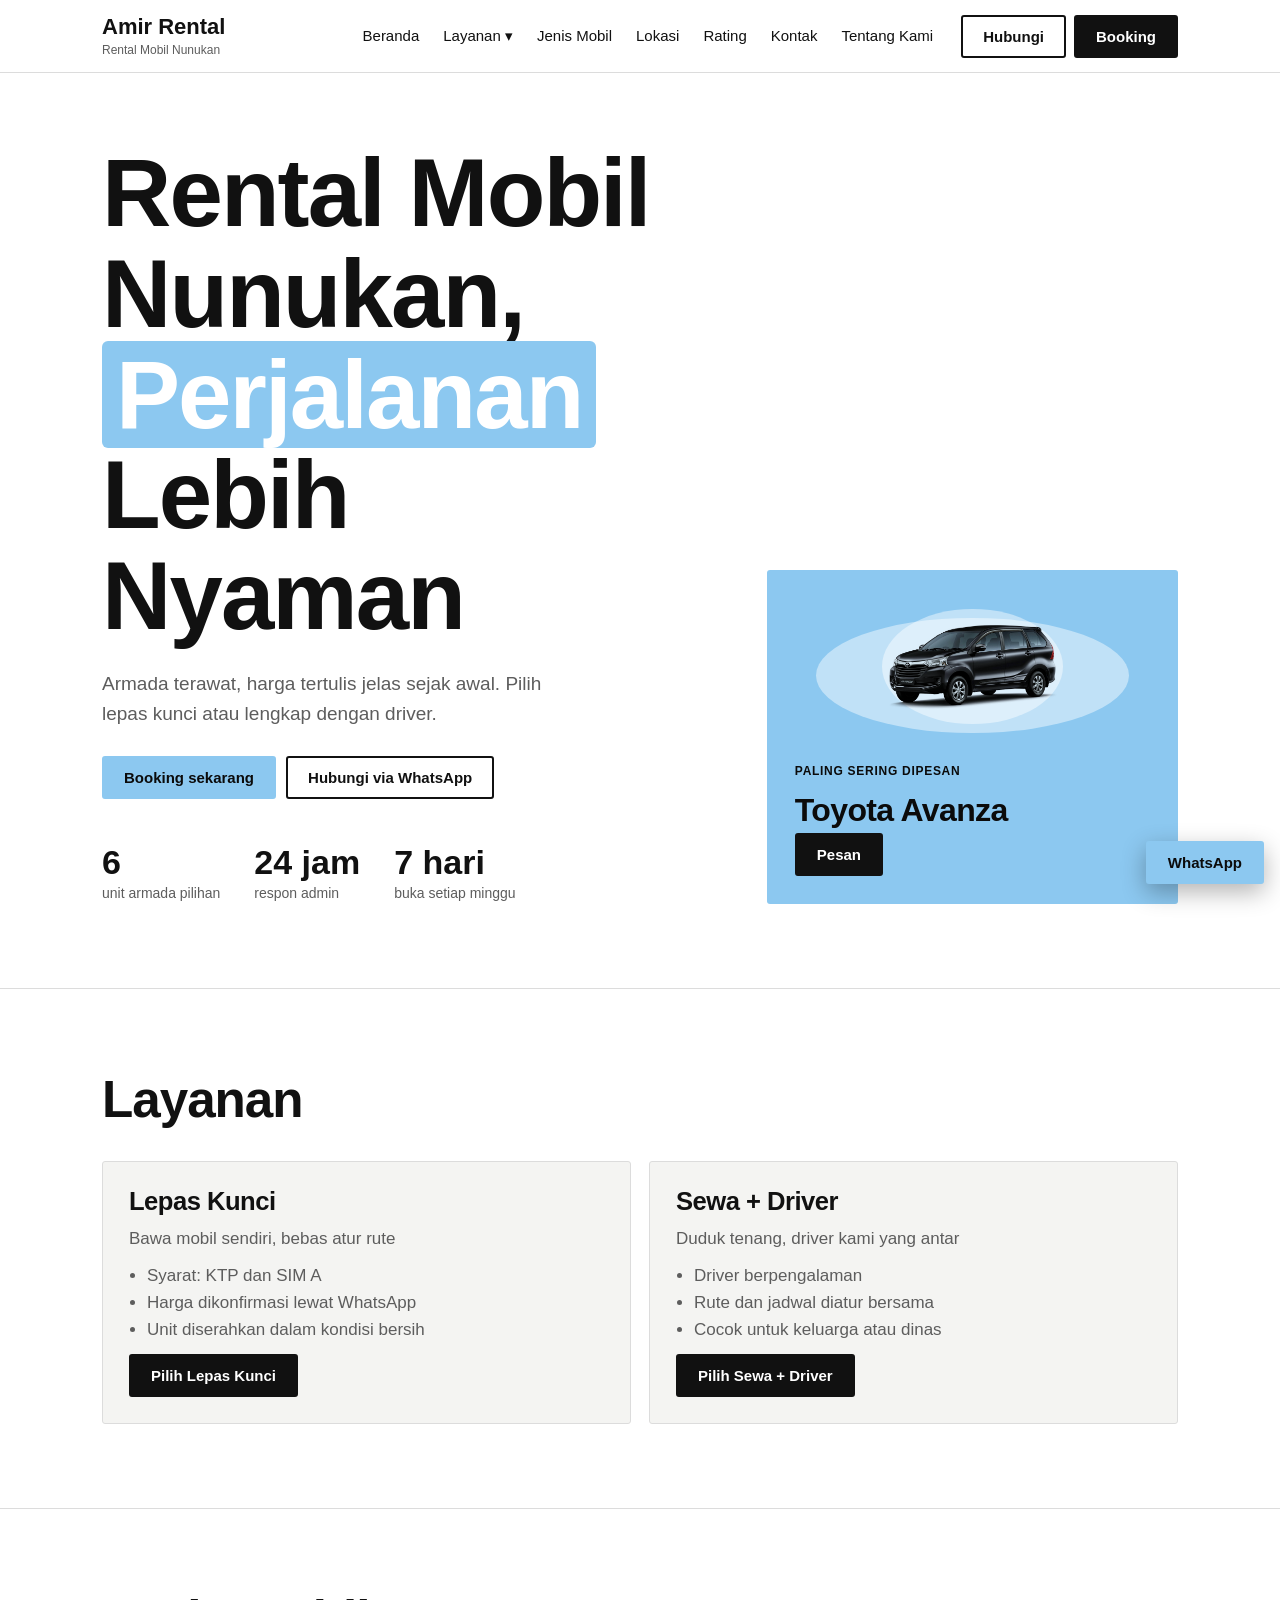
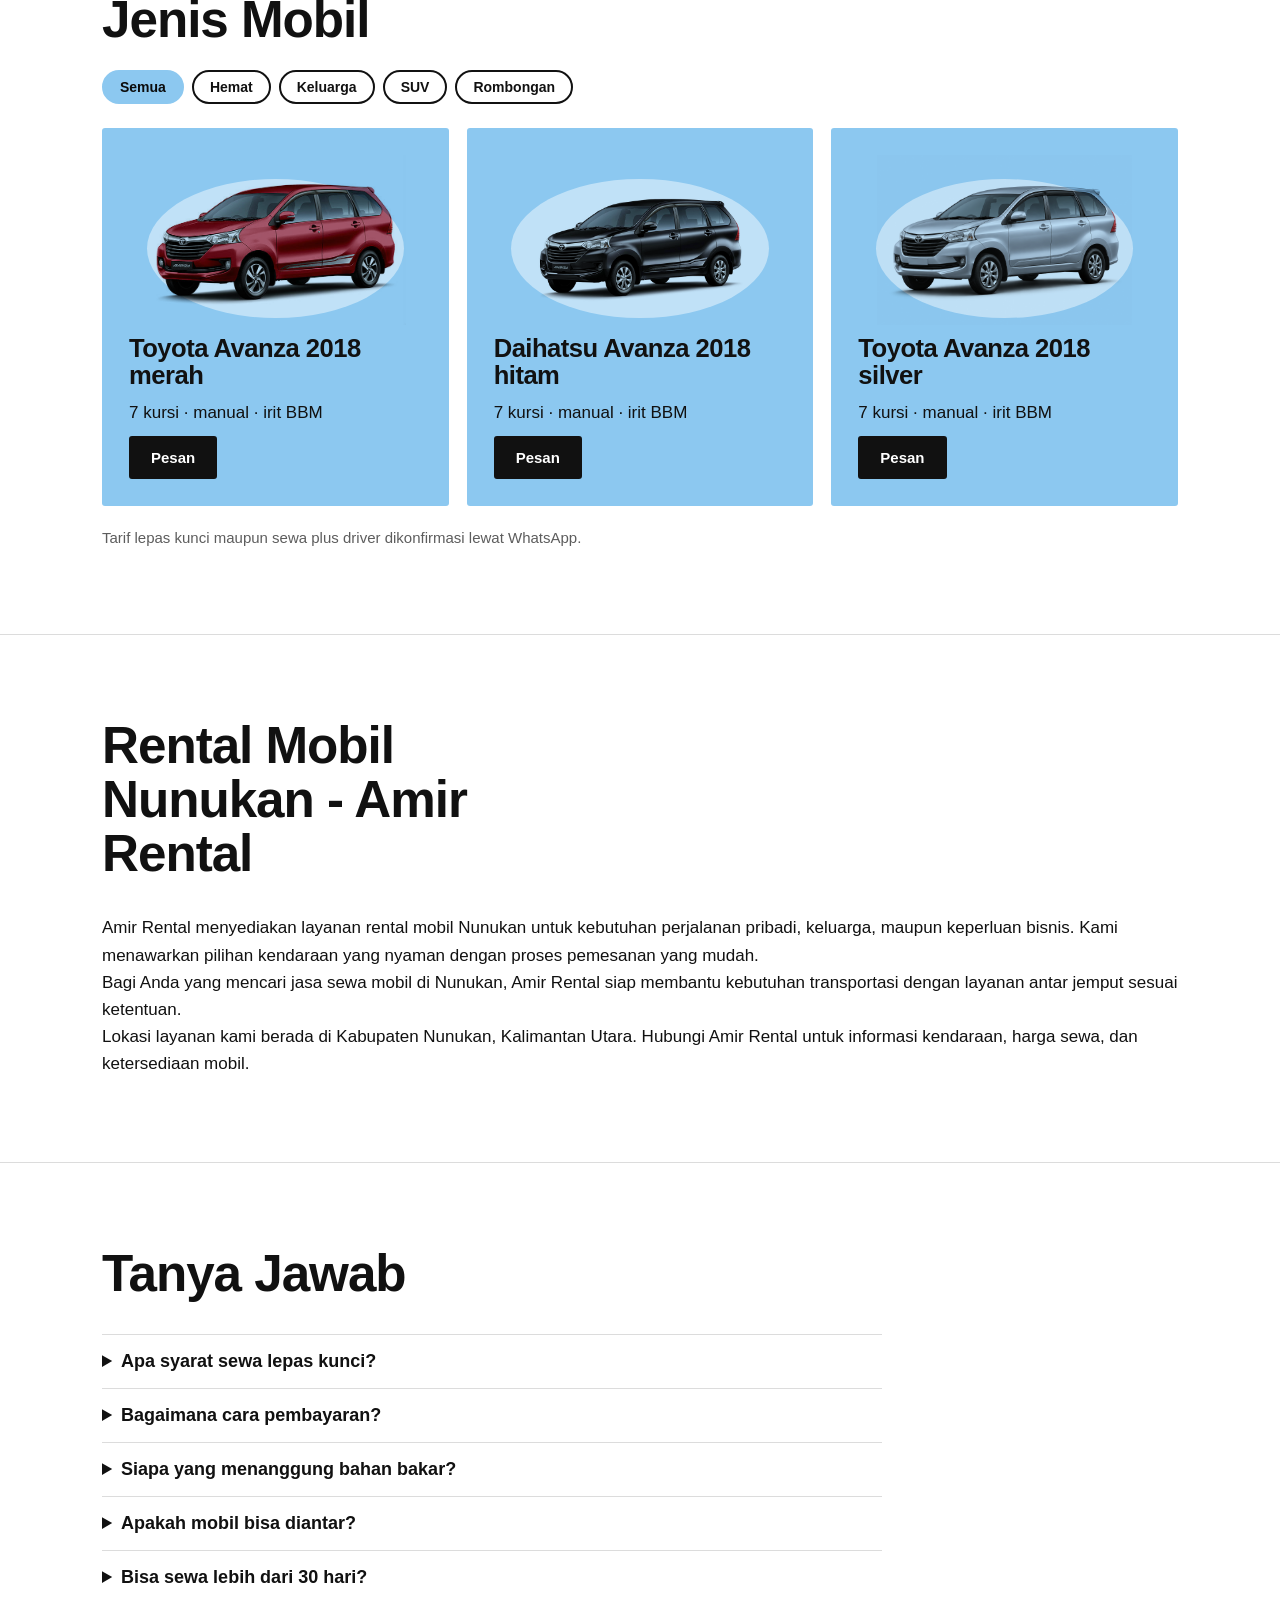
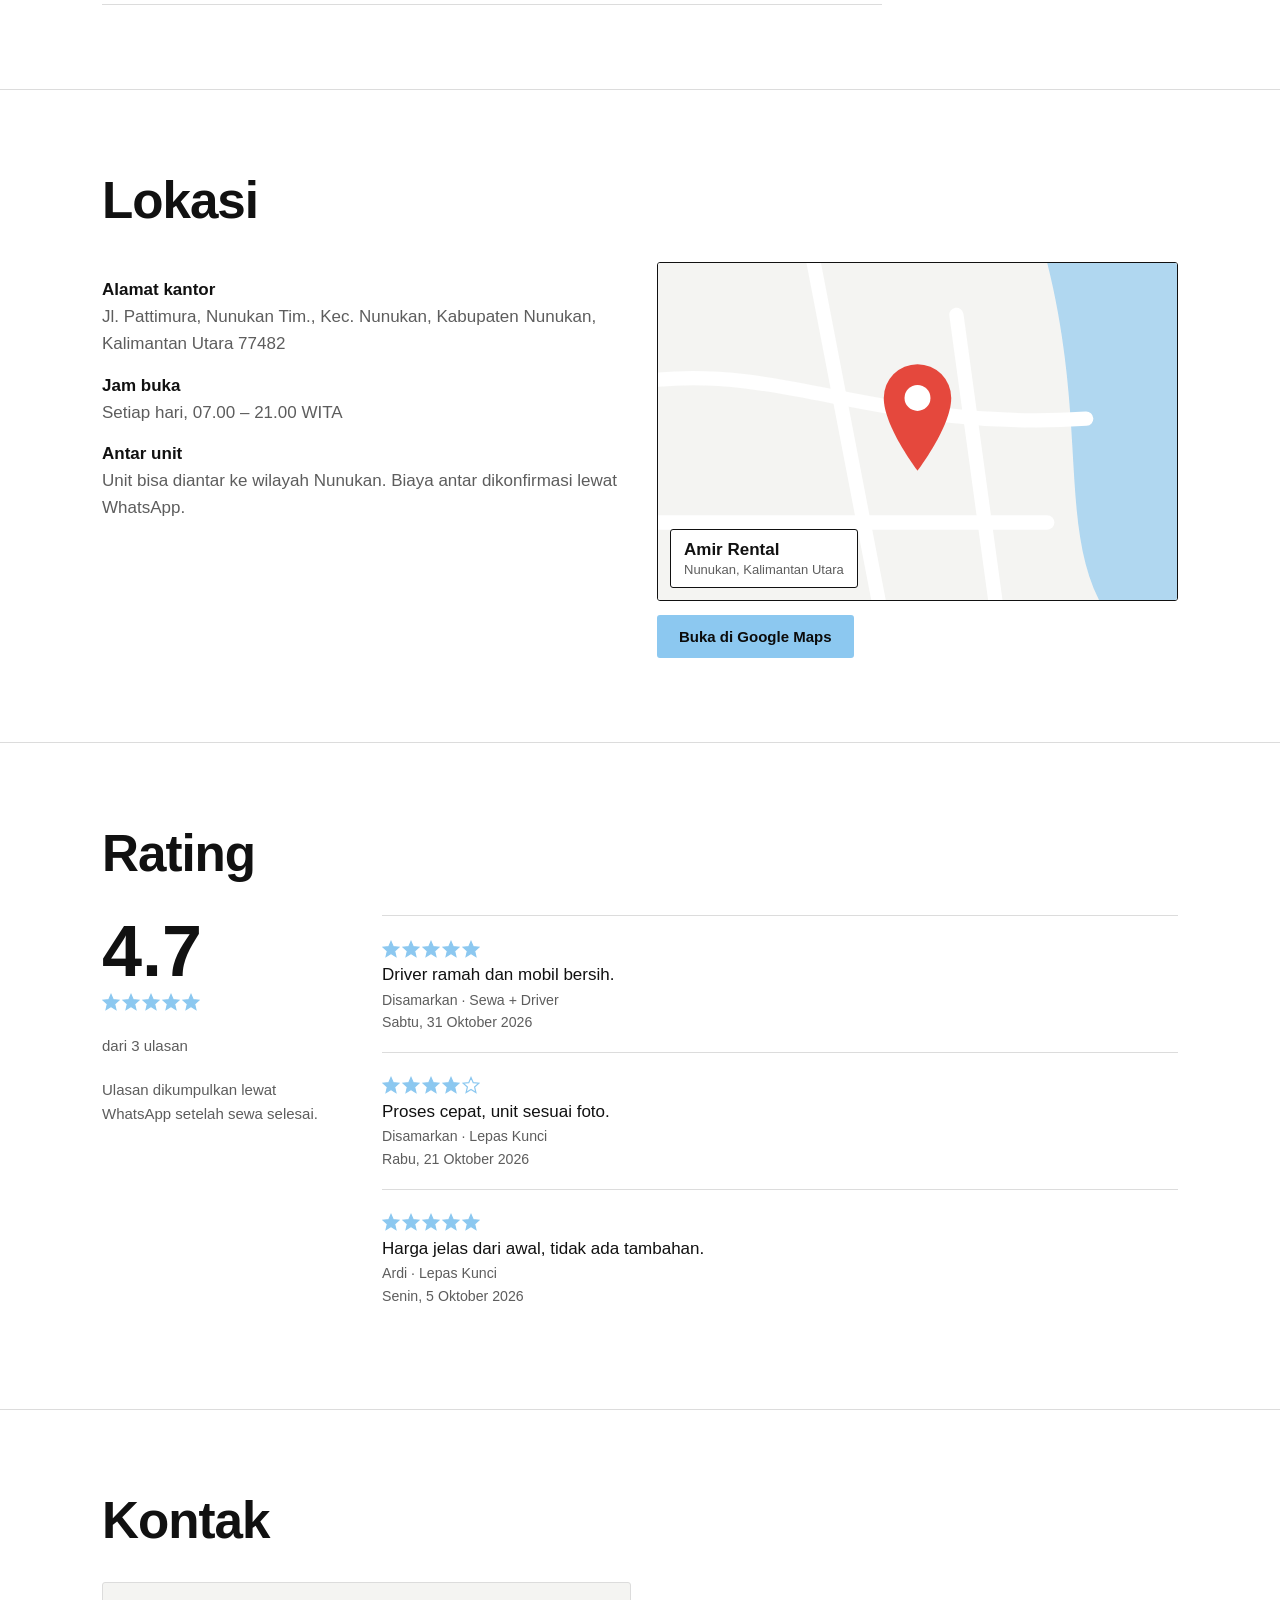
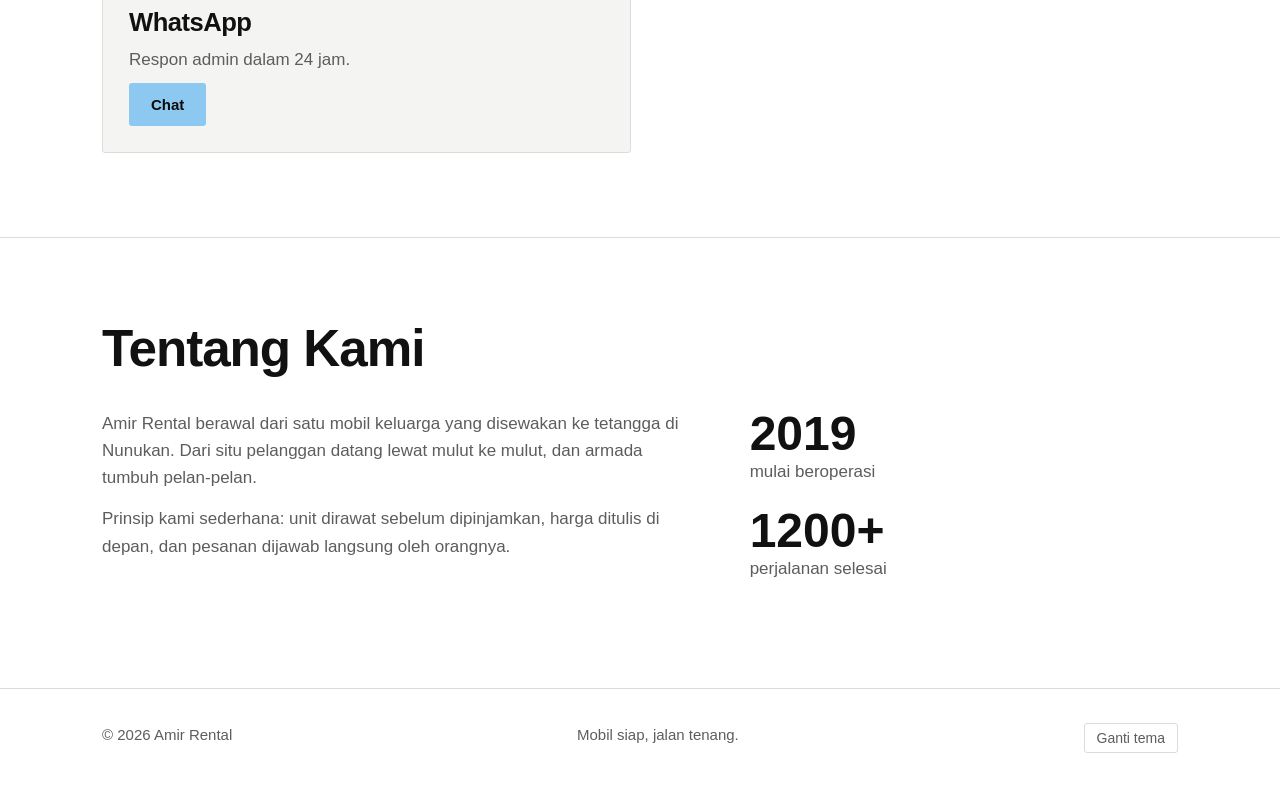
<file: index.html>
<!doctype html>
<html lang="id">
  <head>
    <meta charset="utf-8" />
    <meta name="viewport" content="width=device-width, initial-scale=1, viewport-fit=cover" />
    <title>Rental Mobil Nunukan | Sewa Mobil Nunukan - Amir Rental</title>

    <meta name="description" content="Amir Rental menyediakan jasa rental mobil Nunukan dengan pilihan kendaraan, layanan antar jemput, dan pemesanan mudah. Hubungi kami untuk sewa mobil di Nunukan.">

    <meta name="robots" content="index, follow">

    <link rel="canonical" href="https://rental-mobil-amir.pages.dev/">

    <meta property="og:title" content="Rental Mobil Nunukan - Amir Rental">
    <meta property="og:description" content="Layanan rental mobil terpercaya di Nunukan. Pilihan kendaraan dan pemesanan mudah bersama Amir Rental.">
    <meta property="og:url" content="https://rental-mobil-amir.pages.dev/">
    <meta property="og:type" content="website">

    <meta name="referrer" content="no-referrer" />
    <!-- KEAMANAN: CSP ketat (tanpa script/style inline). Header lengkap ada di file _headers / .htaccess. -->
    <meta
      http-equiv="Content-Security-Policy"
      content="default-src 'none'; script-src 'self'; style-src 'self' https://fonts.googleapis.com; font-src https://fonts.gstatic.com; img-src 'self' data:; connect-src 'none'; form-action 'none'; base-uri 'none'; manifest-src 'none'"/>
    <link rel="preconnect" href="https://fonts.googleapis.com" />
    <link
      rel="stylesheet"
      href="https://fonts.googleapis.com/css2?family=Bricolage+Grotesque:wght@600;800&family=DM+Sans:wght@400;500;700&display=swap"
    />
    <link rel="stylesheet" href="style.css" />
  </head>
  <body>
    <header>
      <div class="w nav">
        <a class="logo" href="#beranda"><b>Amir Rental</b><small>Rental Mobil Nunukan</small></a>
        <ul class="menu" id="menu">
          <li><a href="#beranda">Beranda</a></li>
          <li>
            <button class="dd" id="ddb" aria-expanded="false" aria-controls="sub">Layanan ▾</button>
            <ul class="sub" id="sub"></ul>
          </li>
          <li><a href="#mobil">Jenis Mobil</a></li>
          <li><a href="#lokasi">Lokasi</a></li>
          <li><a href="#rating">Rating</a></li>
          <li><a href="#kontak">Kontak</a></li>
          <li><a href="#tentang">Tentang Kami</a></li>
        </ul>
        <div class="cta">
          <a class="btn out" data-wa="ask" target="_blank" rel="noopener noreferrer">Hubungi</a
          ><button class="btn" data-book>Booking</button>
        </div>
        <button class="burger" id="bg" aria-label="Buka menu" aria-expanded="false">
          <svg
            width="22"
            height="22"
            viewBox="0 0 24 24"
            fill="none"
            stroke="currentColor"
            stroke-width="2.4"
          >
            <path d="M3 6h18M3 12h18M3 18h18" />
          </svg>
        </button>
      </div>
    </header>

    <main>
      <section class="hero" id="beranda">
        <div class="w">
          <div class="g">
            <div>
              <h1>Rental Mobil Nunukan, <span class="box"> Perjalanan</span> Lebih Nyaman</h1>
              <p>
                Armada terawat, harga tertulis jelas sejak awal. Pilih lepas kunci atau lengkap
                dengan driver.
              </p>
              <div class="row">
                <button class="btn sky" data-book>Booking sekarang</button
                ><a class="btn out" data-wa="ask" target="_blank" rel="noopener noreferrer"
                  >Hubungi via WhatsApp</a
                >
              </div>
              <div class="stats">
                <div><b>6</b><span>unit armada pilihan</span></div>
                <div><b>24 jam</b><span>respon admin</span></div>
                <div><b>7 hari</b><span>buka setiap minggu</span></div>
              </div>
            </div>
            <aside class="pop">
              <div class="ph" id="popph"></div>
              <small>Paling sering dipesan</small>
              <h3>Toyota Avanza</h3>
              <button class="btn" data-car="Toyota Avanza">Pesan</button>
            </aside>
          </div>
        </div>
      </section>

      <section id="layanan">
        <div class="w">
          <h2>Layanan</h2>
          <div class="grid g2" id="svc"></div>
        </div>
      </section>
      <section id="mobil">
        <div class="w">
          <h2>Jenis Mobil</h2>
          <div class="chips" id="chips" role="group" aria-label="Filter jenis mobil"></div>
          <div class="grid g3" id="cars"></div>
          <p class="note">Tarif lepas kunci maupun sewa plus driver dikonfirmasi lewat WhatsApp.</p>
        </div>
      </section>

      <section id="seo-content">
        <div class="w">
          <h2>Rental Mobil Nunukan - Amir Rental</h2>

          <p>
            Amir Rental menyediakan layanan rental mobil Nunukan
            untuk kebutuhan perjalanan pribadi, keluarga, maupun
            keperluan bisnis. Kami menawarkan pilihan kendaraan
            yang nyaman dengan proses pemesanan yang mudah.
          </p>

          <p>
            Bagi Anda yang mencari jasa sewa mobil di Nunukan,
            Amir Rental siap membantu kebutuhan transportasi
            dengan layanan antar jemput sesuai ketentuan.
          </p>

          <p>
            Lokasi layanan kami berada di Kabupaten Nunukan,
            Kalimantan Utara. Hubungi Amir Rental untuk informasi
            kendaraan, harga sewa, dan ketersediaan mobil.
          </p>
        </div>
      </section>

      <section id="faq">
        <div class="w">
          <h2>Tanya Jawab</h2>
          <div class="faq" id="faq-list"></div>
        </div>
      </section>

      <section id="lokasi">
        <div class="w">
          <h2>Lokasi</h2>
          <div class="loc">
            <dl>
              <dt>Alamat kantor</dt>
              <dd>Jl. Pattimura, Nunukan Tim., Kec. Nunukan, Kabupaten Nunukan, Kalimantan Utara 77482 </dd>
              <dt>Jam buka</dt>
              <dd>Setiap hari, 07.00 – 21.00 WITA</dd>
              <dt>Antar unit</dt>
              <dd>
                Unit bisa diantar ke wilayah Nunukan. Biaya antar dikonfirmasi lewat WhatsApp.
              </dd>
            </dl>
            <div>
              <a
                class="map"
                id="maps2"
                target="_blank"
                rel="noopener noreferrer"
                aria-label="Lihat lokasi Amir Rental di Google Maps"
                ><svg viewBox="0 0 400 260" aria-hidden="true">
                  <rect class="land" width="400" height="260" />
                  <path class="wt" d="M300 0H400V260H340C310 200 330 120 300 0Z" />
                  <path class="rd2" d="M0 90C100 80 180 130 330 120" />
                  <path class="rd" d="M0 90C100 80 180 130 330 120" />
                  <path class="rd" d="M120 0L170 260" />
                  <path class="rd" d="M0 200H300" />
                  <path class="rd" d="M230 40L260 260" />
                  <path
                    d="M200 160C200 160 174 126 174 104a26 26 0 0 1 52 0C226 126 200 160 200 160Z"
                    fill="#e5483d"/>
                  <circle cx="200" cy="104" r="10" fill="#fff" /></svg><span class="mcard">Amir Rental<small>Nunukan, Kalimantan Utara</small></span></a><a class="btn sky" id="maps" target="_blank" rel="noopener noreferrer">Buka di Google Maps</a>
            </div>
          </div>
        </div>
      </section>

      <section id="rating">
        <div class="w">
          <h2>Rating</h2>
          <div class="rv">
            <div>
              <div class="score" id="avg"></div>
              <div id="avgs"></div>
              <p class="note" id="cnt"></p>
              <p class="note">Ulasan dikumpulkan lewat WhatsApp setelah sewa selesai.</p>
            </div>
            <div id="rvs"></div>
          </div>
        </div>
      </section>

      <section id="kontak">
        <div class="w">
          <h2>Kontak</h2>
          <div class="grid g2">
            <div class="card">
              <h3>WhatsApp</h3>
              <p>Respon admin dalam 24 jam.</p>
              <a class="btn sky" data-wa="ask" target="_blank" rel="noopener noreferrer">Chat</a>
            </div>
          </div>
        </div>
      </section>

      <section id="tentang">
        <div class="w">
          <h2>Tentang Kami</h2>
          <div class="about">
            <div>
              <p>
                Amir Rental berawal dari satu mobil keluarga yang disewakan ke tetangga di Nunukan.
                Dari situ pelanggan datang lewat mulut ke mulut, dan armada tumbuh pelan-pelan.
              </p>
              <p>
                Prinsip kami sederhana: unit dirawat sebelum dipinjamkan, harga ditulis di depan,
                dan pesanan dijawab langsung oleh orangnya.
              </p>
            </div>
            <div class="st">
              
              <b>2019</b><span>mulai beroperasi</span><b>1200+</b><span>perjalanan selesai</span>
            </div>
          </div>
        </div>
      </section>
    </main>

    <footer>
      <div class="w"><span>© 2026 Amir Rental</span><span>Mobil siap, jalan tenang.</span><button class="tg" id="theme" type="button">Ganti tema</button></div>
    </footer>

    <a class="btn sky fab" data-wa="ask" target="_blank" rel="noopener noreferrer">WhatsApp</a>

    <dialog id="dlg">
      <h3>Booking</h3>
      <div>
        <label for="f-name">Nama</label><input id="f-name" maxlength="60" autocomplete="name" />
        <label for="f-svc">Layanan</label
        ><select id="f-svc"></select>
        <label for="f-car">Mobil</label
        ><select id="f-car"></select>
        <label for="f-date">Tanggal ambil</label><input id="f-date" type="date" />
        <label for="f-days">Lama sewa (hari)</label
        ><input id="f-days" type="number" min="1" max="30" value="1" inputmode="numeric" />
        <div class="err" id="err" role="alert"></div>
        <div class="row">
          <a class="btn sky" id="send" target="_blank" rel="noopener noreferrer"
            >Kirim ke WhatsApp</a
          ><button class="btn out" id="close" type="button">Tutup</button>
        </div>
      </div>
    </dialog>

    <script src="script.js" defer></script>
  </body>
</html>
</file>
<file: style.css>
/* ==========================================================================
   AMIR RENTAL – style.css
   Daftar isi:
   1. Token warna dan font      6. Kartu mobil dan filter
   2. Reset dan dasar           7. Lokasi dan peta
   3. Tombol                    8. Rating, tentang kami, tanya jawab
   4. Navbar                    9. Footer, dialog booking, tombol melayang
   5. Beranda                  10. Responsif dan aksesibilitas
   ========================================================================== */


/* 1. TOKEN ------------------------------------------------------------------ */
/* Tema terang adalah default. Tema gelap mengikuti perangkat, atau dipaksa
   lewat atribut data-theme (diatur tombol "Ganti tema" di footer).
   Nilai gelap ditulis dua kali karena CSS tidak bisa berbagi blok
   antara media query dan selector atribut. */
:root {
  --bg: #fff;
  --fg: #111;
  --mut: #5d5d5d;
  --line: #dcdcdc;
  --card: #f4f4f2;
  --sky: #8cc8f0;
  --onsky: #0b0b0b;
  --onbox: #fff;          /* teks di dalam .box: putih saat tema terang */
  --btn: #111;
  --onbtn: #fff;

  --h: 'Bricolage Grotesque', 'Arial Black', sans-serif;
  --b: 'DM Sans', Arial, sans-serif;

  padding-top: env(safe-area-inset-top, 0px);
  padding-bottom: env(safe-area-inset-bottom, 0px);
}

@media (prefers-color-scheme: dark) {
  :root:not([data-theme="light"]) {
    color-scheme: dark;
    --bg: #0c0c0c;
    --fg: #f2f2f2;
    --mut: #a3a3a3;
    --line: #2c2c2c;
    --card: #171717;
    --btn: #f2f2f2;
    --onbtn: #0c0c0c;
    --onbox: #111;          /* teks di dalam .box: gelap saat tema gelap */
  }
}

:root[data-theme="dark"] {
  color-scheme: dark;
  --bg: #0c0c0c;
  --fg: #f2f2f2;
  --mut: #a3a3a3;
  --line: #2c2c2c;
  --card: #171717;
  --btn: #f2f2f2;
  --onbtn: #0c0c0c;
  --onbox: #111;          /* teks di dalam .box: gelap saat tema gelap */
}


/* 2. RESET DAN DASAR -------------------------------------------------------- */
* {
  box-sizing: border-box;
  margin: 0;
}

[hidden] {
  display: none !important;
}

html {
  scroll-behavior: smooth;
  scroll-padding-top: calc(84px + env(safe-area-inset-top, 0px));
}

body {
  background: var(--bg);
  color: var(--fg);
  font: 400 17px/1.6 var(--b);
}

h1, h2, h3 {
  font-family: var(--h);
  line-height: 1.05;
  letter-spacing: -.02em;
}

h1 {
  font-size: clamp(2.8rem, 8vw, 6rem);
  font-weight: 800;
}

h2 {
  font-size: clamp(2rem, 5vw, 3.2rem);
  font-weight: 800;
  max-width: 14ch;
  margin-bottom: 34px;
}

a {
  color: inherit;
}

section {
  padding: 84px 0;
  border-top: 1px solid var(--line);
}

.w {
  max-width: 1120px;
  margin: 0 auto;
  padding: 0 22px;
}

.row {
  display: flex;
  gap: 10px;
  flex-wrap: wrap;
}

.grid {
  display: grid;
  gap: 18px;
}
.g2 { grid-template-columns: repeat(2, 1fr); }
.g3 { grid-template-columns: repeat(3, 1fr); }

.note {
  color: var(--mut);
  font-size: 15px;
  margin-top: 20px;
}

/* Fokus keyboard yang terlihat di semua elemen interaktif */
a:focus-visible,
input:focus-visible,
select:focus-visible,
summary:focus-visible,
.btn:focus-visible,
.chip:focus-visible,
.fab:focus-visible,
.tg:focus-visible {
  outline: 3px solid var(--sky);
  outline-offset: 2px;
}

.box {
  background: var(--sky);   /* warna kotak di belakang teks */
  color: var(--onbox);      /* putih saat tema terang, gelap saat tema gelap */
  padding: 0 14px;          /* ruang kiri-kanan antara teks dan tepi kotak */
  border-radius: 6px;       /* sudut agak membulat, hapus kalau mau tajam */
  -webkit-box-decoration-break: clone;
  box-decoration-break: clone;   /* kotak tetap utuh kalau heading turun baris */
}

/* 3. TOMBOL ----------------------------------------------------------------- */
.btn {
  display: inline-block;
  border: 2px solid var(--btn);
  background: var(--btn);
  color: var(--onbtn);
  padding: 11px 20px;
  font: 700 15px var(--b);
  text-decoration: none;
  cursor: pointer;
  border-radius: 3px;
}
.btn.sky {
  background: var(--sky);
  border-color: var(--sky);
  color: var(--onsky);
}
.btn.out {
  background: transparent;
  color: var(--fg);
}


/* 4. NAVBAR ----------------------------------------------------------------- */
header {
  position: sticky;
  top: 0;
  z-index: 20;
  background: var(--bg);
  border-bottom: 1px solid var(--line);
}

.nav {
  display: flex;
  align-items: center;
  gap: 18px;
  height: 72px;
}

.logo {
  text-decoration: none;
  line-height: 1.1;
  margin-right: auto;
}
.logo b {
  font: 800 22px var(--h);
  display: block;
}
.logo small {
  color: var(--mut);
  font-size: 12px;
}

.menu {
  display: flex;
  gap: 4px;
  list-style: none;
  padding: 0;
}
.menu > li {
  position: relative;
}
.menu a,
.menu button.dd {
  font: 500 15px var(--b);
  color: var(--fg);
  background: none;
  border: 0;
  padding: 10px;
  cursor: pointer;
  text-decoration: none;
  display: block;
}
.menu a:hover,
.menu button.dd:hover {
  color: var(--mut);
}

/* Dropdown Layanan */
.sub {
  display: none;
  position: absolute;
  top: 100%;
  left: 0;
  min-width: 270px;
  background: var(--bg);
  border: 1px solid var(--fg);
  list-style: none;
  padding: 6px;
  z-index: 5;
}
.sub.open {
  display: block;
}
.sub button {
  width: 100%;
  text-align: left;
  background: none;
  border: 0;
  color: var(--fg);
  padding: 10px;
  cursor: pointer;
  font: 700 15px var(--b);
  border-radius: 3px;
}
.sub button:hover {
  background: var(--card);
}
.sub small {
  display: block;
  font-weight: 400;
  color: var(--mut);
  font-size: 13px;
}

.cta {
  display: flex;
  gap: 8px;
}

.burger {
  display: none;
  background: none;
  border: 2px solid var(--fg);
  color: var(--fg);
  width: 44px;
  height: 40px;
  cursor: pointer;
  border-radius: 3px;
}


/* 5. BERANDA ---------------------------------------------------------------- */
.hero {
  padding: 70px 0 84px;
  border: 0;
}
.hero .g {
  display: grid;
  grid-template-columns: 1.5fr 1fr;
  gap: 48px;
  align-items: end;
}
.hero p {
  max-width: 46ch;
  color: var(--mut);
  margin: 22px 0 26px;
  font-size: 19px;
}

h1 em {
  font-style: normal;
  background: var(--sky);
  color: var(--onsky);
  padding: 0 .12em;
}

.plate {
  display: inline-block;
  margin-top: 34px;
  border: 3px solid var(--fg);
  border-radius: 6px;
  padding: 2px 14px;
  font: 800 24px var(--h);
  letter-spacing: .12em;
}
.plate span {
  background: var(--sky);
  color: var(--onsky);
  padding: 0 6px;
  border-radius: 3px;
}

.stats {
  display: flex;
  gap: 34px;
  margin-top: 44px;
  flex-wrap: wrap;
}
.stats b {
  font: 800 34px var(--h);
  display: block;
}
.stats span {
  color: var(--mut);
  font-size: 14px;
  max-width: 16ch;
  display: block;
}

/* Kartu "Paling sering dipesan" */
.pop {
  background: var(--sky);
  color: var(--onsky);
  padding: 28px;
  border-radius: 3px;
}
.pop small {
  font-weight: 700;
  text-transform: uppercase;
  letter-spacing: .06em;
  font-size: 12px;
}
.pop h3 {
  font-size: 2rem;
  margin: 10px 0 6px;
}
.pop p {
  color: #111;
  margin: 0 0 18px;
  font-size: 16px;
}
.pop .btn {
  background: #111;
  border-color: #111;
  color: #fff;
}
.pop .ph {
  height: 140px;
  margin-bottom: 18px;
}


/* 6. KARTU MOBIL DAN FILTER ------------------------------------------------- */
.card {
  background: var(--card);
  border: 1px solid var(--line);
  padding: 26px;
  border-radius: 3px;
  display: flex;
  flex-direction: column;
  gap: 10px;
}
.card h3 {
  font-size: 1.6rem;
}
.card p,
.card li {
  color: var(--mut);
}
.card ul {
  padding-left: 18px;
}
.card .btn {
  margin-top: auto;
  align-self: flex-start;
}

/* Kartu mobil berwarna biru awan (warna ada di kartu, bukan di foto) */
.card.col {
  background: var(--sky);
  color: #111;
  border-color: transparent;
}
.card.col p,
.card.col .price,
.card.col .price small {
  color: #111;
}
.card.col .btn {
  background: #111;
  border-color: #111;
  color: #fff;
}
.card.col .ph {
  background: transparent;
}

.price {
  font: 800 1.5rem var(--h);
  color: var(--fg);
}
.price small {
  font: 400 14px var(--b);
  color: var(--mut);
}

/* Area foto mobil */
.ph {
  position: relative;
  height: 170px;
  display: flex;
  align-items: center;
  justify-content: center;
  background: none;          /* kotak terang dihapus */
}
.ph::before {
  content: "";
  position: absolute;
  left: 6%;
  right: 6%;
  top: 14%;
  bottom: 4%;
  background: rgba(255, 255, 255, .45);
  border-radius: 50%;
}
.ph img {
  position: relative;
  width: 100%;
  height: 100%;
  object-fit: contain;       /* mobil utuh, tidak di-crop jadi kotak */
  mix-blend-mode: multiply;  /* putih JPG melebur ke warna di belakang */
}
.ph svg {
  position: relative;
  width: 74%;
  height: auto;
}

/* Filter jenis mobil */
.chips {
  display: flex;
  gap: 8px;
  flex-wrap: wrap;
  margin: -10px 0 24px;
}
.chip {
  border: 2px solid var(--fg);
  background: transparent;
  color: var(--fg);
  padding: 7px 16px;
  font: 700 14px var(--b);
  border-radius: 999px;
  cursor: pointer;
}
.chip[aria-pressed="true"] {
  background: var(--sky);
  border-color: var(--sky);
  color: var(--onsky);
}


/* 7. LOKASI DAN PETA -------------------------------------------------------- */
.loc {
  display: grid;
  grid-template-columns: 1fr 1fr;
  gap: 34px;
}
.loc dt {
  font-weight: 700;
  margin-top: 14px;
}
.loc dd {
  color: var(--mut);
  margin: 0;
}

.map {
  display: block;
  position: relative;
  border: 1px solid var(--fg);
  border-radius: 3px;
  overflow: hidden;
  margin-bottom: 14px;
}
.map svg {
  display: block;
  width: 100%;
  height: auto;
}
.map .land { fill: var(--card); }
.map .wt   { fill: var(--sky); opacity: .65; }
.map .rd   { fill: none; stroke: var(--bg); stroke-width: 11; stroke-linecap: round; }
.map .rd2  { fill: none; stroke: var(--line); stroke-width: 5; }

.mcard {
  position: absolute;
  left: 12px;
  bottom: 12px;
  background: var(--bg);
  border: 1px solid var(--fg);
  padding: 9px 13px;
  border-radius: 3px;
  font-weight: 700;
  line-height: 1.3;
}
.mcard small {
  display: block;
  font-weight: 400;
  color: var(--mut);
  font-size: 13px;
}


/* 8. RATING, TENTANG KAMI, TANYA JAWAB -------------------------------------- */
.rv {
  display: grid;
  grid-template-columns: 240px 1fr;
  gap: 40px;
}
.rv .item {
  border-top: 1px solid var(--line);
  padding: 18px 0;
}
.rv .item small {
  color: var(--mut);
  display: block;
}

.score {
  font: 800 4.5rem var(--h);
  line-height: 1;
}
.stars {
  display: inline-flex;
  gap: 2px;
  vertical-align: middle;
}
.stars svg {
  width: 18px;
  height: 18px;
}

.about {
  display: grid;
  grid-template-columns: 1.4fr 1fr;
  gap: 48px;
}
.about p {
  color: var(--mut);
  margin-bottom: 14px;
}
.about .st b {
  font: 800 3rem var(--h);
  display: block;
  line-height: 1;
}
.about .st span {
  color: var(--mut);
  display: block;
  margin-bottom: 22px;
}

.faq {
  max-width: 780px;
}
.faq details {
  border-top: 1px solid var(--line);
  padding: 16px 0;
}
.faq details:last-child {
  border-bottom: 1px solid var(--line);
}
.faq summary {
  cursor: pointer;
  font: 700 18px var(--b);
}
.faq p {
  color: var(--mut);
  margin-top: 10px;
}


/* 9. FOOTER, DIALOG BOOKING, TOMBOL MELAYANG -------------------------------- */
footer {
  border-top: 1px solid var(--line);
  padding: 34px 0;
  color: var(--mut);
  font-size: 15px;
}
footer .w {
  display: flex;
  justify-content: space-between;
  gap: 12px;
  flex-wrap: wrap;
}

.tg {
  background: none;
  border: 1px solid var(--line);
  color: var(--mut);
  padding: 6px 12px;
  border-radius: 3px;
  font: 500 14px var(--b);
  cursor: pointer;
}

.fab {
  position: fixed;
  right: 16px;
  bottom: calc(16px + env(safe-area-inset-bottom, 0px));
  z-index: 15;
  box-shadow: 0 8px 24px rgba(0, 0, 0, .3);
}

dialog {
  border: 2px solid var(--fg);
  background: var(--bg);
  color: var(--fg);
  padding: 26px;
  width: min(480px, 92vw);
  border-radius: 3px;
  margin: auto;
}
dialog::backdrop {
  background: rgba(0, 0, 0, .6);
}
dialog h3 {
  font-size: 1.8rem;
  margin-bottom: 16px;
}

label {
  display: block;
  font-weight: 700;
  font-size: 14px;
  margin: 12px 0 4px;
}
input,
select {
  width: 100%;
  padding: 11px;
  border: 1px solid var(--fg);
  background: var(--bg);
  color: var(--fg);
  font: 16px var(--b);
  border-radius: 3px;
}

.est {
  background: var(--sky);
  color: var(--onsky);
  padding: 14px;
  margin: 18px 0 6px;
  font-weight: 700;
  border-radius: 3px;
}
.err {
  color: #c62828;
  font-size: 14px;
  min-height: 20px;
}


/* 10. RESPONSIF DAN AKSESIBILITAS ------------------------------------------- */
@media (max-width: 900px) {
  section {
    padding: 60px 0;
  }

  .burger { display: block; }
  .cta    { display: none; }

  .menu {
    display: none;
    position: absolute;
    top: 72px;
    left: 0;
    right: 0;
    background: var(--bg);
    border-bottom: 1px solid var(--line);
    flex-direction: column;
    padding: 10px 22px 18px;
  }
  .menu.open {
    display: flex;
  }

  .sub {
    position: static;
    border: 0;
    border-left: 3px solid var(--sky);
    margin-left: 12px;
    min-width: 0;
  }

  .hero .g,
  .loc,
  .rv,
  .about,
  .g2,
  .g3 {
    grid-template-columns: 1fr;
  }
}

@media (prefers-reduced-motion: reduce) {
  html {
    scroll-behavior: auto;
  }
}
</file>
